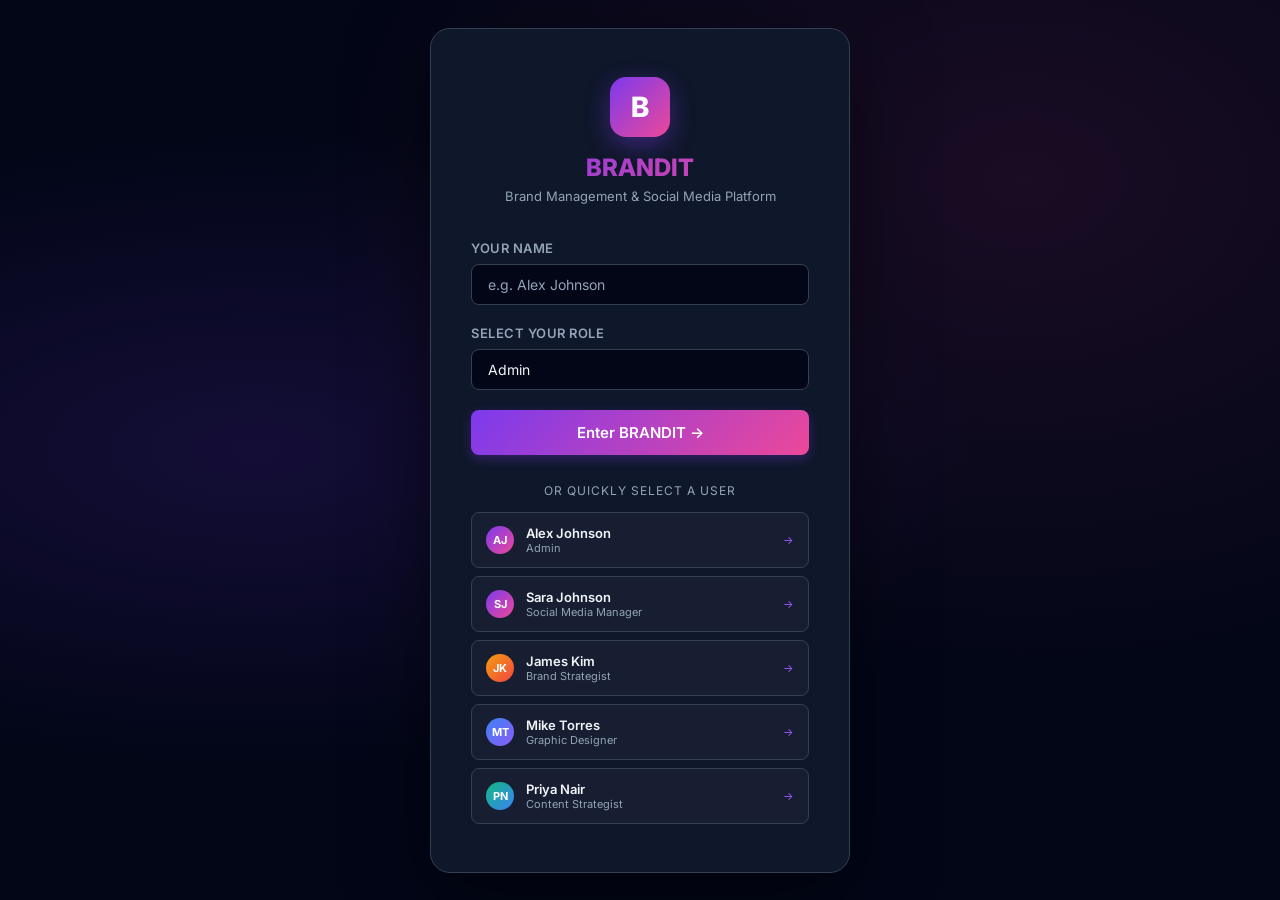
<file: brands.html>
<!DOCTYPE html>
<html lang="en">
<head>
  <meta charset="UTF-8" />
  <meta name="viewport" content="width=device-width, initial-scale=1.0"/>
  <title>BRANDIT – Brands & Clients</title>
  <link rel="stylesheet" href="styles.css" />
</head>
<body>
<div class="layout">

  <!-- ── SIDEBAR ── -->
  <aside class="sidebar">
    <div class="sidebar-logo">
      <div class="logo-icon">B</div>
      <div>
        <div class="logo-text">BRANDIT</div>
        <div class="logo-sub">Brand Management</div>
      </div>
    </div>
    <nav class="sidebar-nav">
      <span class="nav-section-label">Main</span>
      <a href="dashboard.html" class="nav-link">
        <svg class="nav-icon" fill="none" stroke="currentColor" stroke-width="2" viewBox="0 0 24 24"><rect x="3" y="3" width="7" height="7" rx="1"/><rect x="14" y="3" width="7" height="7" rx="1"/><rect x="3" y="14" width="7" height="7" rx="1"/><rect x="14" y="14" width="7" height="7" rx="1"/></svg>
        Dashboard
      </a>
      <a href="brands.html" class="nav-link active">
        <svg class="nav-icon" fill="none" stroke="currentColor" stroke-width="2" viewBox="0 0 24 24"><path d="M21 16V8a2 2 0 00-1-1.73l-7-4a2 2 0 00-2 0l-7 4A2 2 0 003 8v8a2 2 0 001 1.73l7 4a2 2 0 002 0l7-4A2 2 0 0021 16z"/></svg>
        Brands & Clients
      </a>
      <a href="calendar.html" class="nav-link">
        <svg class="nav-icon" fill="none" stroke="currentColor" stroke-width="2" viewBox="0 0 24 24"><rect x="3" y="4" width="18" height="18" rx="2"/><path d="M16 2v4M8 2v4M3 10h18"/></svg>
        Calendar
      </a>
      <a href="tasks.html" class="nav-link">
        <svg class="nav-icon" fill="none" stroke="currentColor" stroke-width="2" viewBox="0 0 24 24"><path d="M9 11l3 3L22 4"/><path d="M21 12v7a2 2 0 01-2 2H5a2 2 0 01-2-2V5a2 2 0 012-2h11"/></svg>
        Tasks
      </a>
      <a href="team.html" class="nav-link">
        <svg class="nav-icon" fill="none" stroke="currentColor" stroke-width="2" viewBox="0 0 24 24"><path d="M17 21v-2a4 4 0 00-4-4H5a4 4 0 00-4 4v2"/><circle cx="9" cy="7" r="4"/><path d="M23 21v-2a4 4 0 00-3-3.87M16 3.13a4 4 0 010 7.75"/></svg>
        Team
      </a>
    </nav>
    <div class="sidebar-footer">
      <div class="sidebar-user">
        <div class="avatar" id="sidebarAvatar">AJ</div>
        <div class="user-info" style="flex:1;">
          <div class="user-name" id="sidebarName">Alex Johnson</div>
          <div class="user-role" id="sidebarRole">Admin</div>
        </div>
        <svg onclick="logout()" title="Logout" style="margin-left:auto;color:var(--muted);width:16px;height:16px;cursor:pointer;" fill="none" stroke="currentColor" stroke-width="2" viewBox="0 0 24 24"><path d="M9 21H5a2 2 0 01-2-2V5a2 2 0 012-2h4"/><polyline points="16 17 21 12 16 7"/><line x1="21" y1="12" x2="9" y2="12"/></svg>
      </div>
    </div>
  </aside>

  <!-- ── TOPBAR ── -->
  <header class="topbar">
    <div class="topbar-title">
      Brands & Clients
      <span>Manage all your client brands</span>
    </div>
    <div class="search-bar">
      <svg width="15" height="15" fill="none" stroke="currentColor" stroke-width="2" viewBox="0 0 24 24"><circle cx="11" cy="11" r="8"/><path d="M21 21l-4.35-4.35"/></svg>
      <input type="text" placeholder="Search brands..." id="brandSearch" oninput="filterBrands()" />
    </div>
    <div class="topbar-actions">
      <div class="avatar sm" id="topbarAvatar" style="cursor:pointer;">AJ</div>
    </div>
  </header>

  <!-- ── MAIN ── -->
  <main class="main-content">

    <!-- STATS -->
    <div class="stats-grid" id="statsGrid">
      <div class="stat-card purple">
        <div class="stat-icon-bg purple">
          <svg width="20" height="20" fill="none" stroke="currentColor" stroke-width="2" viewBox="0 0 24 24"><path d="M21 16V8a2 2 0 00-1-1.73l-7-4a2 2 0 00-2 0l-7 4A2 2 0 003 8v8a2 2 0 001 1.73l7 4a2 2 0 002 0l7-4A2 2 0 0021 16z"/></svg>
        </div>
        <div class="stat-label">Total Brands</div>
        <div class="stat-value" id="statTotal">0</div>
        <div class="stat-change up">All clients</div>
      </div>
      <div class="stat-card green">
        <div class="stat-icon-bg green">
          <svg width="20" height="20" fill="none" stroke="currentColor" stroke-width="2" viewBox="0 0 24 24"><polyline points="22 12 18 12 15 21 9 3 6 12 2 12"/></svg>
        </div>
        <div class="stat-label">Active</div>
        <div class="stat-value" id="statActive">0</div>
        <div class="stat-change up">Currently running</div>
      </div>
      <div class="stat-card amber">
        <div class="stat-icon-bg amber">
          <svg width="20" height="20" fill="none" stroke="currentColor" stroke-width="2" viewBox="0 0 24 24"><circle cx="12" cy="12" r="10"/><polyline points="12 6 12 12 16 14"/></svg>
        </div>
        <div class="stat-label">In Review</div>
        <div class="stat-value" id="statReview">0</div>
        <div class="stat-change down">Needs attention</div>
      </div>
      <div class="stat-card pink">
        <div class="stat-icon-bg pink">
          <svg width="20" height="20" fill="none" stroke="currentColor" stroke-width="2" viewBox="0 0 24 24"><rect x="3" y="4" width="18" height="18" rx="2"/><path d="M16 2v4M8 2v4M3 10h18"/></svg>
        </div>
        <div class="stat-label">Paused</div>
        <div class="stat-value" id="statPaused">0</div>
        <div class="stat-change down">On hold</div>
      </div>
    </div>

    <!-- FILTER + ADD -->
    <div style="display:flex;align-items:center;justify-content:space-between;margin-bottom:24px;flex-wrap:wrap;gap:12px;">
      <div style="display:flex;gap:8px;flex-wrap:wrap;">
        <button class="btn btn-primary btn-sm filter-tab" onclick="filterTab(this,'all')">All Brands</button>
        <button class="btn btn-outline btn-sm filter-tab" onclick="filterTab(this,'active')">Active</button>
        <button class="btn btn-outline btn-sm filter-tab" onclick="filterTab(this,'review')">In Review</button>
        <button class="btn btn-outline btn-sm filter-tab" onclick="filterTab(this,'paused')">Paused</button>
      </div>
      <div style="display:flex;gap:10px;">
        <div style="display:flex;background:var(--card);border:1px solid var(--border);border-radius:8px;overflow:hidden;">
          <button id="gridViewBtn" onclick="setView('grid')" style="padding:7px 12px;background:var(--gradient);border:none;color:white;cursor:pointer;font-size:13px;font-family:inherit;">⊞ Grid</button>
          <button id="listViewBtn" onclick="setView('list')" style="padding:7px 12px;background:transparent;border:none;color:var(--muted);cursor:pointer;font-size:13px;font-family:inherit;">≡ List</button>
        </div>
        <button class="btn btn-primary" onclick="openModal()">
          <svg width="15" height="15" fill="none" stroke="currentColor" stroke-width="2.5" viewBox="0 0 24 24"><line x1="12" y1="5" x2="12" y2="19"/><line x1="5" y1="12" x2="19" y2="12"/></svg>
          Add Brand
        </button>
      </div>
    </div>

    <!-- LOADING -->
    <div id="loadingState" style="text-align:center;padding:60px;color:var(--muted);">
      <div style="width:32px;height:32px;border:3px solid var(--border);border-top-color:var(--primary);border-radius:50%;animation:spin 0.8s linear infinite;margin:0 auto 16px;"></div>
      Loading brands...
    </div>

    <!-- EMPTY STATE -->
    <div id="emptyState" style="display:none;text-align:center;padding:60px;">
      <div style="font-size:48px;margin-bottom:16px;">📦</div>
      <div style="font-size:18px;font-weight:700;margin-bottom:8px;">No brands yet</div>
      <div style="font-size:13px;color:var(--muted);margin-bottom:24px;">Add your first client brand to get started</div>
      <button class="btn btn-primary" onclick="openModal()">+ Add First Brand</button>
    </div>

    <!-- GRID VIEW -->
    <div id="gridView" class="grid-auto" style="display:none;"></div>

    <!-- LIST VIEW -->
    <div id="listView" style="display:none;">
      <div class="card">
        <div class="table-wrap">
          <table>
            <thead>
              <tr>
                <th>Brand</th>
                <th>Industry</th>
                <th>Platforms</th>
                <th>Manager</th>
                <th>Target</th>
                <th>Status</th>
                <th>Actions</th>
              </tr>
            </thead>
            <tbody id="listBody"></tbody>
          </table>
        </div>
      </div>
    </div>

  </main>
</div>

<!-- ── ADD / EDIT BRAND MODAL ── -->
<div id="modalOverlay" onclick="closeModal()" style="display:none;position:fixed;inset:0;background:rgba(0,0,0,0.75);z-index:200;"></div>
<div id="brandModal" style="display:none;position:fixed;top:50%;left:50%;transform:translate(-50%,-50%);background:var(--dark);border:1px solid var(--border);border-radius:16px;padding:32px;width:540px;max-width:95vw;z-index:201;max-height:90vh;overflow-y:auto;">
  <div style="display:flex;justify-content:space-between;align-items:center;margin-bottom:24px;">
    <div>
      <h2 id="modalTitle" style="font-size:18px;font-weight:700;">Add New Brand</h2>
      <p style="font-size:13px;color:var(--muted);margin-top:4px;">Fill in the details below</p>
    </div>
    <button onclick="closeModal()" style="background:var(--card);border:1px solid var(--border);color:var(--muted);width:32px;height:32px;border-radius:50%;cursor:pointer;font-size:16px;display:flex;align-items:center;justify-content:center;">✕</button>
  </div>
  <form onsubmit="submitBrand(event)" id="brandForm">
    <input type="hidden" id="editBrandId" value="" />
    <div class="grid-2">
      <div class="form-group">
        <label class="form-label">Brand Name *</label>
        <input class="form-input" type="text" id="brandName" placeholder="e.g. NovaTech" required />
      </div>
      <div class="form-group">
        <label class="form-label">Industry</label>
        <select class="form-input" id="brandIndustry">
          <option value="">Select industry</option>
          <option>Technology & SaaS</option>
          <option>Fashion & Lifestyle</option>
          <option>Food & Beverage</option>
          <option>Health & Wellness</option>
          <option>Media & Entertainment</option>
          <option>Eco & Sustainability</option>
          <option>Luxury Fashion</option>
          <option>Education</option>
          <option>Finance</option>
          <option>Other</option>
        </select>
      </div>
    </div>
    <div class="form-group">
      <label class="form-label">Brand Description</label>
      <textarea class="form-input" id="brandDesc" rows="3" placeholder="Brief description of this brand..."></textarea>
    </div>
    <div class="grid-2">
      <div class="form-group">
        <label class="form-label">Monthly Post Target</label>
        <input class="form-input" type="number" id="brandTarget" placeholder="e.g. 40" min="1" value="30" />
      </div>
      <div class="form-group">
        <label class="form-label">Status</label>
        <select class="form-input" id="brandStatus">
          <option value="active">Active</option>
          <option value="review">In Review</option>
          <option value="paused">Paused</option>
        </select>
      </div>
    </div>
    <div class="form-group">
      <label class="form-label">Brand Color</label>
      <div style="display:flex;gap:10px;flex-wrap:wrap;margin-top:4px;">
        <div class="color-opt" onclick="selectColor(this,'linear-gradient(135deg,#7C3AED,#EC4899)')" style="width:32px;height:32px;border-radius:8px;background:linear-gradient(135deg,#7C3AED,#EC4899);cursor:pointer;border:3px solid white;"></div>
        <div class="color-opt" onclick="selectColor(this,'linear-gradient(135deg,#F59E0B,#EF4444)')" style="width:32px;height:32px;border-radius:8px;background:linear-gradient(135deg,#F59E0B,#EF4444);cursor:pointer;border:3px solid transparent;"></div>
        <div class="color-opt" onclick="selectColor(this,'linear-gradient(135deg,#10B981,#3B82F6)')" style="width:32px;height:32px;border-radius:8px;background:linear-gradient(135deg,#10B981,#3B82F6);cursor:pointer;border:3px solid transparent;"></div>
        <div class="color-opt" onclick="selectColor(this,'linear-gradient(135deg,#3B82F6,#8B5CF6)')" style="width:32px;height:32px;border-radius:8px;background:linear-gradient(135deg,#3B82F6,#8B5CF6);cursor:pointer;border:3px solid transparent;"></div>
        <div class="color-opt" onclick="selectColor(this,'linear-gradient(135deg,#EC4899,#F59E0B)')" style="width:32px;height:32px;border-radius:8px;background:linear-gradient(135deg,#EC4899,#F59E0B);cursor:pointer;border:3px solid transparent;"></div>
        <div class="color-opt" onclick="selectColor(this,'linear-gradient(135deg,#EF4444,#7C3AED)')" style="width:32px;height:32px;border-radius:8px;background:linear-gradient(135deg,#EF4444,#7C3AED);cursor:pointer;border:3px solid transparent;"></div>
      </div>
      <input type="hidden" id="brandGradient" value="linear-gradient(135deg,#7C3AED,#EC4899)" />
    </div>
    <div class="form-group">
      <label class="form-label">Social Media Platforms</label>
      <div style="display:flex;flex-wrap:wrap;gap:10px;margin-top:4px;">
        <label style="display:flex;align-items:center;gap:7px;cursor:pointer;font-size:13px;"><input type="checkbox" class="platform-check" value="IG" style="accent-color:var(--primary);" /> Instagram</label>
        <label style="display:flex;align-items:center;gap:7px;cursor:pointer;font-size:13px;"><input type="checkbox" class="platform-check" value="TK" style="accent-color:var(--primary);" /> TikTok</label>
        <label style="display:flex;align-items:center;gap:7px;cursor:pointer;font-size:13px;"><input type="checkbox" class="platform-check" value="LI" style="accent-color:var(--primary);" /> LinkedIn</label>
        <label style="display:flex;align-items:center;gap:7px;cursor:pointer;font-size:13px;"><input type="checkbox" class="platform-check" value="FB" style="accent-color:var(--primary);" /> Facebook</label>
        <label style="display:flex;align-items:center;gap:7px;cursor:pointer;font-size:13px;"><input type="checkbox" class="platform-check" value="TW" style="accent-color:var(--primary);" /> Twitter / X</label>
      </div>
    </div>
    <div style="display:flex;gap:12px;justify-content:flex-end;margin-top:8px;">
      <button type="button" class="btn btn-outline" onclick="closeModal()">Cancel</button>
      <button type="submit" id="submitBtn" class="btn btn-primary">Add Brand</button>
    </div>
  </form>
</div>

<style>
  @keyframes spin { to { transform: rotate(360deg); } }
  .color-opt:hover { transform: scale(1.15); transition: transform 0.15s; }
</style>

<script>
  const API = 'http://localhost:5000/api';
  let allBrands    = [];
  let activeFilter = 'all';
  let activeSearch = '';
  let currentView  = 'grid';
  let selectedGradient = 'linear-gradient(135deg,#7C3AED,#EC4899)';

  // ── LOAD USER ──
  const user = JSON.parse(localStorage.getItem('brandit_user') || '{}');
  if (!user.name) window.location.href = 'login.html';
  document.getElementById('sidebarName').textContent  = user.name;
  document.getElementById('sidebarRole').textContent  = user.role || 'Member';
  document.getElementById('sidebarAvatar').textContent = user.initials || 'U';
  document.getElementById('topbarAvatar').textContent  = user.initials || 'U';

  function logout() {
    localStorage.clear();
    window.location.href = 'login.html';
  }

  // ── PLATFORM ICON HTML ──
  function platformIcon(p) {
    const map = {
      IG: 'background:linear-gradient(135deg,#833ab4,#fd1d1d,#fcb045)',
      TW: 'background:#1DA1F2',
      LI: 'background:#0A66C2',
      FB: 'background:#1877F2',
      TK: 'background:#010101;border:1px solid #333'
    };
    return `<span style="width:26px;height:26px;min-width:26px;border-radius:6px;
      display:inline-flex;align-items:center;justify-content:center;
      font-size:9px;font-weight:700;color:white;${map[p] || 'background:#333'};">${p}</span>`;
  }

  // ── STATUS BADGE ──
  function statusBadge(s) {
    const map = {
      active: 'badge-green',
      review: 'badge-amber',
      paused: 'badge-red'
    };
    const labels = { active:'Active', review:'In Review', paused:'Paused' };
    return `<span class="badge ${map[s] || 'badge-blue'}">${labels[s] || s}</span>`;
  }

  // ── FETCH ALL BRANDS ──
  async function loadBrands() {
    try {
      const res  = await fetch(`${API}/brands`);
      const data = await res.json();
      allBrands  = data;
      updateStats();
      renderBrands();
    } catch (err) {
      document.getElementById('loadingState').innerHTML =
        `<div style="color:var(--danger);">❌ Could not connect to server. Make sure the backend is running.</div>`;
    }
  }

  // ── UPDATE STATS ──
  function updateStats() {
    document.getElementById('statTotal').textContent  = allBrands.length;
    document.getElementById('statActive').textContent = allBrands.filter(b => b.status === 'active').length;
    document.getElementById('statReview').textContent = allBrands.filter(b => b.status === 'review').length;
    document.getElementById('statPaused').textContent = allBrands.filter(b => b.status === 'paused').length;
  }

  // ── RENDER BRANDS ──
  function renderBrands() {
    document.getElementById('loadingState').style.display = 'none';

    let filtered = allBrands.filter(b => {
      const matchFilter = activeFilter === 'all' || b.status === activeFilter;
      const matchSearch = b.name.toLowerCase().includes(activeSearch) ||
                          (b.industry || '').toLowerCase().includes(activeSearch);
      return matchFilter && matchSearch;
    });

    if (filtered.length === 0) {
      document.getElementById('emptyState').style.display = 'block';
      document.getElementById('gridView').style.display   = 'none';
      document.getElementById('listView').style.display   = 'none';
      return;
    }

    document.getElementById('emptyState').style.display = 'none';

    if (currentView === 'grid') {
      document.getElementById('gridView').style.display = 'grid';
      document.getElementById('listView').style.display = 'none';
      renderGrid(filtered);
    } else {
      document.getElementById('gridView').style.display = 'none';
      document.getElementById('listView').style.display = 'block';
      renderList(filtered);
    }
  }

  // ── RENDER GRID ──
  function renderGrid(brands) {
    document.getElementById('gridView').innerHTML = brands.map(b => {
      const platforms = Array.isArray(b.platforms) ? b.platforms.filter(p => p) : [];
      const initials  = b.initials || b.name.substring(0,2).toUpperCase();
      return `
        <div class="brand-card">
          <div class="brand-card-header" style="background:${b.gradient}22;">
            <div class="brand-logo" style="background:${b.gradient};">${initials}</div>
            <div style="flex:1;min-width:0;">
              <div style="font-size:15px;font-weight:700;white-space:nowrap;overflow:hidden;text-overflow:ellipsis;">${b.name}</div>
              <div class="text-xs text-muted">${b.industry || 'No industry'}</div>
            </div>
            <div>${statusBadge(b.status)}</div>
          </div>
          <div class="brand-card-body">
            <div class="text-sm text-muted" style="line-height:1.5;min-height:40px;">
              ${b.description || 'No description provided.'}
            </div>
            <div class="brand-platforms">
              ${platforms.map(p => platformIcon(p)).join('')}
              ${platforms.length === 0 ? '<span class="text-xs text-muted">No platforms</span>' : ''}
            </div>
            <div style="margin-top:10px;">
              <div style="display:flex;justify-content:space-between;font-size:12px;margin-bottom:6px;">
                <span class="text-muted">Monthly target</span>
                <span class="font-semibold">${b.post_target || 30} posts</span>
              </div>
              <div class="progress-wrap">
                <div class="progress-fill" style="width:0%;"></div>
              </div>
            </div>
            <div class="brand-meta">
              <span class="text-xs text-muted">${b.manager_name || 'Unassigned'}</span>
              <div style="display:flex;gap:8px;">
                <button class="btn btn-outline btn-sm" onclick="editBrand(${b.id})">Edit</button>
                <button class="btn btn-danger btn-sm" onclick="deleteBrand(${b.id},'${b.name}')">Delete</button>
              </div>
            </div>
          </div>
        </div>
      `;
    }).join('');
  }

  // ── RENDER LIST ──
  function renderList(brands) {
    document.getElementById('listBody').innerHTML = brands.map(b => {
      const platforms = Array.isArray(b.platforms) ? b.platforms.filter(p => p) : [];
      const initials  = b.initials || b.name.substring(0,2).toUpperCase();
      return `
        <tr>
          <td>
            <div style="display:flex;align-items:center;gap:10px;">
              <div style="width:34px;height:34px;min-width:34px;border-radius:8px;
                background:${b.gradient};display:flex;align-items:center;
                justify-content:center;font-weight:800;color:white;font-size:14px;">${initials}</div>
              <span style="font-weight:600;">${b.name}</span>
            </div>
          </td>
          <td class="text-muted">${b.industry || '—'}</td>
          <td><div style="display:flex;gap:4px;">${platforms.map(p => platformIcon(p)).join('')}</div></td>
          <td>${b.manager_name || '—'}</td>
          <td style="font-weight:600;">${b.post_target || 30}</td>
          <td>${statusBadge(b.status)}</td>
          <td>
            <div style="display:flex;gap:6px;">
              <button class="btn btn-outline btn-sm" onclick="editBrand(${b.id})">Edit</button>
              <button class="btn btn-danger btn-sm" onclick="deleteBrand(${b.id},'${b.name}')">Delete</button>
            </div>
          </td>
        </tr>
      `;
    }).join('');
  }

  // ── FILTER TAB ──
  function filterTab(btn, status) {
    document.querySelectorAll('.filter-tab').forEach(b => {
      b.classList.remove('btn-primary');
      b.classList.add('btn-outline');
    });
    btn.classList.add('btn-primary');
    btn.classList.remove('btn-outline');
    activeFilter = status;
    renderBrands();
  }

  // ── SEARCH ──
  function filterBrands() {
    activeSearch = document.getElementById('brandSearch').value.toLowerCase();
    renderBrands();
  }

  // ── VIEW TOGGLE ──
  function setView(view) {
    currentView = view;
    document.getElementById('gridViewBtn').style.background = view === 'grid' ? 'var(--gradient)' : 'transparent';
    document.getElementById('gridViewBtn').style.color      = view === 'grid' ? 'white' : 'var(--muted)';
    document.getElementById('listViewBtn').style.background = view === 'list' ? 'var(--gradient)' : 'transparent';
    document.getElementById('listViewBtn').style.color      = view === 'list' ? 'white' : 'var(--muted)';
    renderBrands();
  }

  // ── COLOR SELECT ──
  function selectColor(el, gradient) {
    document.querySelectorAll('.color-opt').forEach(c => c.style.border = '3px solid transparent');
    el.style.border = '3px solid white';
    selectedGradient = gradient;
    document.getElementById('brandGradient').value = gradient;
  }

  // ── OPEN MODAL ──
  function openModal(brand = null) {
    document.getElementById('brandForm').reset();
    document.getElementById('editBrandId').value = '';
    document.getElementById('modalTitle').textContent  = 'Add New Brand';
    document.getElementById('submitBtn').textContent   = 'Add Brand';
    selectedGradient = 'linear-gradient(135deg,#7C3AED,#EC4899)';
    document.querySelectorAll('.color-opt').forEach((c,i) => c.style.border = i===0 ? '3px solid white' : '3px solid transparent');

    if (brand) {
      document.getElementById('modalTitle').textContent  = 'Edit Brand';
      document.getElementById('submitBtn').textContent   = 'Save Changes';
      document.getElementById('editBrandId').value       = brand.id;
      document.getElementById('brandName').value         = brand.name;
      document.getElementById('brandIndustry').value     = brand.industry || '';
      document.getElementById('brandDesc').value         = brand.description || '';
      document.getElementById('brandTarget').value       = brand.post_target || 30;
      document.getElementById('brandStatus').value       = brand.status || 'active';
      selectedGradient = brand.gradient || selectedGradient;

      // Check platforms
      const platforms = Array.isArray(brand.platforms) ? brand.platforms : [];
      document.querySelectorAll('.platform-check').forEach(cb => {
        cb.checked = platforms.includes(cb.value);
      });
    }

    document.getElementById('modalOverlay').style.display = 'block';
    document.getElementById('brandModal').style.display   = 'block';
    document.body.style.overflow = 'hidden';
  }

  function closeModal() {
    document.getElementById('modalOverlay').style.display = 'none';
    document.getElementById('brandModal').style.display   = 'none';
    document.body.style.overflow = '';
  }

  // ── EDIT BRAND ──
  async function editBrand(id) {
    const brand = allBrands.find(b => b.id === id);
    if (brand) openModal(brand);
  }

  // ── SUBMIT BRAND (ADD or EDIT) ──
  async function submitBrand(e) {
    e.preventDefault();
    const btn = document.getElementById('submitBtn');
    btn.textContent = 'Saving...';
    btn.disabled = true;

    const platforms = Array.from(document.querySelectorAll('.platform-check:checked')).map(cb => cb.value);
    const editId    = document.getElementById('editBrandId').value;

    const payload = {
      name:        document.getElementById('brandName').value.trim(),
      industry:    document.getElementById('brandIndustry').value,
      description: document.getElementById('brandDesc').value.trim(),
      post_target: parseInt(document.getElementById('brandTarget').value) || 30,
      status:      document.getElementById('brandStatus').value,
      gradient:    selectedGradient,
      initials:    document.getElementById('brandName').value.trim().substring(0,2).toUpperCase(),
      platforms
    };

    try {
      const url    = editId ? `${API}/brands/${editId}` : `${API}/brands`;
      const method = editId ? 'PUT' : 'POST';

      const res  = await fetch(url, {
        method,
        headers: { 'Content-Type': 'application/json' },
        body: JSON.stringify(payload)
      });

      const data = await res.json();

      if (!res.ok) {
        alert('Error: ' + data.error);
        btn.textContent = editId ? 'Save Changes' : 'Add Brand';
        btn.disabled = false;
        return;
      }

      btn.textContent = '✔ Saved!';
      btn.style.background = 'var(--success)';
      setTimeout(() => {
        closeModal();
        btn.style.background = '';
        btn.disabled = false;
        btn.textContent = editId ? 'Save Changes' : 'Add Brand';
        loadBrands();
      }, 700);

    } catch (err) {
      alert('Could not connect to server.');
      btn.textContent = editId ? 'Save Changes' : 'Add Brand';
      btn.disabled = false;
    }
  }

  // ── DELETE BRAND ──
  async function deleteBrand(id, name) {
    if (!confirm(`Are you sure you want to delete "${name}"? This cannot be undone.`)) return;

    try {
      const res = await fetch(`${API}/brands/${id}`, { method: 'DELETE' });
      if (res.ok) {
        loadBrands();
      } else {
        alert('Failed to delete brand.');
      }
    } catch (err) {
      alert('Could not connect to server.');
    }
  }

  // ── INIT ──
  loadBrands();
</script>

</body>
</html>
</file>
<file: styles.css>
/* ── GOOGLE FONT ── */
@import url('https://fonts.googleapis.com/css2?family=Inter:wght@300;400;500;600;700;800&display=swap');

/* ── RESET & BASE ── */
* {
  margin: 0;
  padding: 0;
  box-sizing: border-box;
}

:root {
  --primary:     #7C3AED;
  --primary-light: #9D5CF6;
  --secondary:   #EC4899;
  --accent:      #F59E0B;
  --success:     #10B981;
  --danger:      #EF4444;
  --info:        #3B82F6;
  --dark:        #0F172A;
  --darker:      #020617;
  --card:        #1E293B;
  --border:      #334155;
  --text:        #F1F5F9;
  --muted:       #94A3B8;
  --sidebar-w:   260px;
  --topbar-h:    70px;
  --radius:      12px;
  --radius-sm:   8px;
  --shadow:      0 4px 24px rgba(0,0,0,0.4);
  --gradient:    linear-gradient(135deg, #7C3AED, #EC4899);
  --gradient-alt: linear-gradient(135deg, #F59E0B, #EF4444);
  --gradient-green: linear-gradient(135deg, #10B981, #3B82F6);
}

body {
  font-family: 'Inter', sans-serif;
  background: var(--darker);
  color: var(--text);
  min-height: 100vh;
}

a {
  text-decoration: none;
  color: inherit;
}

/* ── LAYOUT ── */
.layout {
  display: flex;
  min-height: 100vh;
}

.main-content {
  margin-left: var(--sidebar-w);
  margin-top: var(--topbar-h);
  flex: 1;
  padding: 32px;
  min-height: calc(100vh - var(--topbar-h));
}

/* ── SIDEBAR ── */
.sidebar {
  position: fixed;
  top: 0;
  left: 0;
  width: var(--sidebar-w);
  height: 100vh;
  background: var(--dark);
  border-right: 1px solid var(--border);
  display: flex;
  flex-direction: column;
  z-index: 100;
  overflow-y: auto;
}

.sidebar-logo {
  padding: 24px 20px;
  border-bottom: 1px solid var(--border);
  display: flex;
  align-items: center;
  gap: 12px;
}

.sidebar-logo .logo-icon {
  width: 40px;
  height: 40px;
  background: var(--gradient);
  border-radius: 10px;
  display: flex;
  align-items: center;
  justify-content: center;
  font-size: 20px;
  font-weight: 800;
  color: white;
  flex-shrink: 0;
}

.sidebar-logo .logo-text {
  font-size: 18px;
  font-weight: 700;
  background: var(--gradient);
  -webkit-background-clip: text;
  -webkit-text-fill-color: transparent;
  background-clip: text;
}

.sidebar-logo .logo-sub {
  font-size: 11px;
  color: var(--muted);
  margin-top: 2px;
}

.sidebar-nav {
  padding: 20px 12px;
  flex: 1;
}

.nav-section-label {
  font-size: 10px;
  font-weight: 600;
  letter-spacing: 1.5px;
  color: var(--muted);
  text-transform: uppercase;
  padding: 0 8px;
  margin: 16px 0 8px;
}

.nav-link {
  display: flex;
  align-items: center;
  gap: 12px;
  padding: 11px 12px;
  border-radius: var(--radius-sm);
  color: var(--muted);
  font-size: 14px;
  font-weight: 500;
  transition: all 0.2s;
  margin-bottom: 2px;
  cursor: pointer;
}

.nav-link:hover {
  background: rgba(124, 58, 237, 0.15);
  color: var(--text);
}

.nav-link.active {
  background: var(--gradient);
  color: white;
  box-shadow: 0 4px 12px rgba(124, 58, 237, 0.4);
}

.nav-link .nav-icon {
  width: 20px;
  height: 20px;
  flex-shrink: 0;
}

.nav-link .nav-badge {
  margin-left: auto;
  background: var(--secondary);
  color: white;
  font-size: 10px;
  font-weight: 700;
  padding: 2px 7px;
  border-radius: 20px;
}

.sidebar-footer {
  padding: 16px 12px;
  border-top: 1px solid var(--border);
}

.sidebar-user {
  display: flex;
  align-items: center;
  gap: 10px;
  padding: 10px 12px;
  border-radius: var(--radius-sm);
  cursor: pointer;
  transition: background 0.2s;
}

.sidebar-user:hover {
  background: rgba(255,255,255,0.05);
}

.avatar {
  width: 36px;
  height: 36px;
  border-radius: 50%;
  background: var(--gradient);
  display: flex;
  align-items: center;
  justify-content: center;
  font-size: 14px;
  font-weight: 700;
  color: white;
  flex-shrink: 0;
}

.avatar.lg {
  width: 52px;
  height: 52px;
  font-size: 20px;
}

.avatar.sm {
  width: 28px;
  height: 28px;
  font-size: 11px;
}

.user-info .user-name {
  font-size: 13px;
  font-weight: 600;
  color: var(--text);
}

.user-info .user-role {
  font-size: 11px;
  color: var(--muted);
}

/* ── TOPBAR ── */
.topbar {
  position: fixed;
  top: 0;
  left: var(--sidebar-w);
  right: 0;
  height: var(--topbar-h);
  background: var(--dark);
  border-bottom: 1px solid var(--border);
  display: flex;
  align-items: center;
  padding: 0 28px;
  gap: 16px;
  z-index: 99;
}

.topbar-title {
  font-size: 20px;
  font-weight: 700;
  color: var(--text);
  flex: 1;
}

.topbar-title span {
  font-size: 13px;
  font-weight: 400;
  color: var(--muted);
  display: block;
  margin-top: 1px;
}

.search-bar {
  display: flex;
  align-items: center;
  gap: 8px;
  background: var(--card);
  border: 1px solid var(--border);
  border-radius: 50px;
  padding: 8px 16px;
  width: 260px;
  transition: border-color 0.2s;
}

.search-bar:focus-within {
  border-color: var(--primary);
}

.search-bar input {
  background: none;
  border: none;
  outline: none;
  color: var(--text);
  font-size: 13px;
  font-family: 'Inter', sans-serif;
  width: 100%;
}

.search-bar input::placeholder {
  color: var(--muted);
}

.topbar-actions {
  display: flex;
  align-items: center;
  gap: 12px;
}

.icon-btn {
  width: 38px;
  height: 38px;
  border-radius: 50%;
  background: var(--card);
  border: 1px solid var(--border);
  display: flex;
  align-items: center;
  justify-content: center;
  cursor: pointer;
  transition: all 0.2s;
  color: var(--muted);
  position: relative;
}

.icon-btn:hover {
  background: rgba(124, 58, 237, 0.2);
  border-color: var(--primary);
  color: var(--primary-light);
}

.icon-btn .badge-dot {
  position: absolute;
  top: 6px;
  right: 6px;
  width: 8px;
  height: 8px;
  background: var(--secondary);
  border-radius: 50%;
  border: 2px solid var(--dark);
}

/* ── CARDS ── */
.card {
  background: var(--card);
  border: 1px solid var(--border);
  border-radius: var(--radius);
  padding: 24px;
}

.card-sm {
  padding: 16px;
}

/* ── STAT CARDS ── */
.stats-grid {
  display: grid;
  grid-template-columns: repeat(4, 1fr);
  gap: 20px;
  margin-bottom: 28px;
}

.stat-card {
  background: var(--card);
  border: 1px solid var(--border);
  border-radius: var(--radius);
  padding: 22px;
  position: relative;
  overflow: hidden;
  transition: transform 0.2s, box-shadow 0.2s;
}

.stat-card:hover {
  transform: translateY(-2px);
  box-shadow: var(--shadow);
}

.stat-card::before {
  content: '';
  position: absolute;
  top: 0; left: 0; right: 0;
  height: 3px;
}

.stat-card.purple::before { background: var(--gradient); }
.stat-card.pink::before   { background: var(--gradient-alt); }
.stat-card.green::before  { background: var(--gradient-green); }
.stat-card.amber::before  { background: linear-gradient(135deg, #F59E0B, #F97316); }

.stat-label {
  font-size: 12px;
  font-weight: 600;
  color: var(--muted);
  text-transform: uppercase;
  letter-spacing: 0.8px;
  margin-bottom: 10px;
}

.stat-value {
  font-size: 32px;
  font-weight: 800;
  color: var(--text);
  line-height: 1;
  margin-bottom: 8px;
}

.stat-change {
  font-size: 12px;
  display: flex;
  align-items: center;
  gap: 4px;
}

.stat-change.up   { color: var(--success); }
.stat-change.down { color: var(--danger); }

.stat-icon-bg {
  position: absolute;
  top: 16px;
  right: 16px;
  width: 44px;
  height: 44px;
  border-radius: 10px;
  display: flex;
  align-items: center;
  justify-content: center;
  opacity: 0.85;
}

.stat-icon-bg.purple { background: rgba(124, 58, 237, 0.2); color: var(--primary-light); }
.stat-icon-bg.pink   { background: rgba(236, 72, 153, 0.2); color: var(--secondary); }
.stat-icon-bg.green  { background: rgba(16, 185, 129, 0.2); color: var(--success); }
.stat-icon-bg.amber  { background: rgba(245, 158, 11, 0.2); color: var(--accent); }

/* ── SECTION HEADERS ── */
.section-header {
  display: flex;
  align-items: center;
  justify-content: space-between;
  margin-bottom: 18px;
}

.section-title {
  font-size: 16px;
  font-weight: 700;
  color: var(--text);
}

.section-sub {
  font-size: 12px;
  color: var(--muted);
  margin-top: 2px;
}

/* ── BUTTONS ── */
.btn {
  display: inline-flex;
  align-items: center;
  gap: 8px;
  padding: 9px 18px;
  border-radius: var(--radius-sm);
  font-size: 13px;
  font-weight: 600;
  cursor: pointer;
  border: none;
  transition: all 0.2s;
  font-family: 'Inter', sans-serif;
}

.btn-primary {
  background: var(--gradient);
  color: white;
  box-shadow: 0 4px 12px rgba(124, 58, 237, 0.3);
}

.btn-primary:hover {
  box-shadow: 0 6px 20px rgba(124, 58, 237, 0.5);
  transform: translateY(-1px);
}

.btn-outline {
  background: transparent;
  color: var(--muted);
  border: 1px solid var(--border);
}

.btn-outline:hover {
  border-color: var(--primary);
  color: var(--primary-light);
}

.btn-sm {
  padding: 6px 12px;
  font-size: 12px;
}

.btn-danger {
  background: var(--danger);
  color: white;
}

.btn-success {
  background: var(--success);
  color: white;
}

/* ── BADGES / TAGS ── */
.badge {
  display: inline-flex;
  align-items: center;
  padding: 3px 10px;
  border-radius: 20px;
  font-size: 11px;
  font-weight: 600;
}

.badge-purple  { background: rgba(124,58,237,0.2);  color: #A78BFA; }
.badge-pink    { background: rgba(236,72,153,0.2);  color: #F472B6; }
.badge-green   { background: rgba(16,185,129,0.2);  color: #34D399; }
.badge-amber   { background: rgba(245,158,11,0.2);  color: #FCD34D; }
.badge-red     { background: rgba(239,68,68,0.2);   color: #FCA5A5; }
.badge-blue    { background: rgba(59,130,246,0.2);  color: #93C5FD; }

/* ── TABLE ── */
.table-wrap {
  overflow-x: auto;
}

table {
  width: 100%;
  border-collapse: collapse;
}

thead th {
  text-align: left;
  font-size: 11px;
  font-weight: 600;
  color: var(--muted);
  text-transform: uppercase;
  letter-spacing: 0.8px;
  padding: 10px 16px;
  border-bottom: 1px solid var(--border);
}

tbody td {
  padding: 14px 16px;
  font-size: 13px;
  color: var(--text);
  border-bottom: 1px solid rgba(51, 65, 85, 0.5);
  vertical-align: middle;
}

tbody tr:last-child td {
  border-bottom: none;
}

tbody tr:hover td {
  background: rgba(124, 58, 237, 0.05);
}

/* ── PROGRESS BAR ── */
.progress-wrap {
  background: var(--border);
  border-radius: 20px;
  height: 6px;
  overflow: hidden;
}

.progress-fill {
  height: 100%;
  border-radius: 20px;
  background: var(--gradient);
  transition: width 0.4s ease;
}

.progress-fill.green  { background: var(--gradient-green); }
.progress-fill.amber  { background: var(--gradient-alt); }

/* ── FORM ELEMENTS ── */
.form-group {
  margin-bottom: 20px;
}

.form-label {
  display: block;
  font-size: 13px;
  font-weight: 600;
  color: var(--muted);
  margin-bottom: 8px;
  text-transform: uppercase;
  letter-spacing: 0.5px;
}

.form-input {
  width: 100%;
  padding: 11px 16px;
  background: var(--darker);
  border: 1px solid var(--border);
  border-radius: var(--radius-sm);
  color: var(--text);
  font-size: 14px;
  font-family: 'Inter', sans-serif;
  outline: none;
  transition: border-color 0.2s, box-shadow 0.2s;
}

.form-input:focus {
  border-color: var(--primary);
  box-shadow: 0 0 0 3px rgba(124, 58, 237, 0.15);
}

.form-input::placeholder {
  color: var(--muted);
}

select.form-input {
  cursor: pointer;
  appearance: none;
}

/* ── GRID LAYOUTS ── */
.grid-2 { display: grid; grid-template-columns: 1fr 1fr; gap: 20px; }
.grid-3 { display: grid; grid-template-columns: repeat(3, 1fr); gap: 20px; }
.grid-auto { display: grid; grid-template-columns: repeat(auto-fill, minmax(280px, 1fr)); gap: 20px; }

/* ── TAGS ── */
.tag {
  display: inline-flex;
  align-items: center;
  gap: 6px;
  padding: 4px 10px;
  border-radius: 6px;
  font-size: 12px;
  font-weight: 500;
  background: rgba(255,255,255,0.06);
  color: var(--muted);
  border: 1px solid var(--border);
}

/* ── ACTIVITY FEED ── */
.activity-item {
  display: flex;
  align-items: flex-start;
  gap: 12px;
  padding: 12px 0;
  border-bottom: 1px solid rgba(51,65,85,0.4);
}

.activity-item:last-child {
  border-bottom: none;
}

.activity-dot {
  width: 8px;
  height: 8px;
  border-radius: 50%;
  margin-top: 6px;
  flex-shrink: 0;
}

.activity-text {
  font-size: 13px;
  color: var(--text);
  line-height: 1.5;
}

.activity-time {
  font-size: 11px;
  color: var(--muted);
  margin-top: 3px;
}

/* ── PLATFORM ICONS ── */
.platform-icon {
  width: 28px;
  height: 28px;
  border-radius: 6px;
  display: inline-flex;
  align-items: center;
  justify-content: center;
  font-size: 13px;
  font-weight: 700;
}

.platform-ig   { background: linear-gradient(135deg,#833ab4,#fd1d1d,#fcb045); color: white; }
.platform-tw   { background: #1DA1F2; color: white; }
.platform-li   { background: #0A66C2; color: white; }
.platform-fb   { background: #1877F2; color: white; }
.platform-tk   { background: #010101; color: white; border: 1px solid #333; }

/* ── CALENDAR GRID ── */
.cal-grid {
  display: grid;
  grid-template-columns: repeat(7, 1fr);
  gap: 4px;
}

.cal-day-header {
  text-align: center;
  font-size: 11px;
  font-weight: 600;
  color: var(--muted);
  text-transform: uppercase;
  padding: 8px 0;
}

.cal-day {
  min-height: 90px;
  background: rgba(255,255,255,0.02);
  border: 1px solid var(--border);
  border-radius: 8px;
  padding: 8px;
  transition: background 0.2s;
  cursor: pointer;
}

.cal-day:hover {
  background: rgba(124,58,237,0.08);
  border-color: var(--primary);
}

.cal-day.today {
  border-color: var(--primary);
  background: rgba(124,58,237,0.1);
}

.cal-day.other-month {
  opacity: 0.3;
}

.cal-day-num {
  font-size: 12px;
  font-weight: 600;
  color: var(--muted);
  margin-bottom: 4px;
}

.cal-day.today .cal-day-num {
  color: var(--primary-light);
  font-weight: 800;
}

.cal-event {
  font-size: 10px;
  padding: 2px 6px;
  border-radius: 4px;
  margin-bottom: 2px;
  white-space: nowrap;
  overflow: hidden;
  text-overflow: ellipsis;
  font-weight: 500;
}

.cal-event.purple { background: rgba(124,58,237,0.3); color: #C4B5FD; }
.cal-event.pink   { background: rgba(236,72,153,0.3); color: #FBCFE8; }
.cal-event.green  { background: rgba(16,185,129,0.3); color: #A7F3D0; }
.cal-event.amber  { background: rgba(245,158,11,0.3); color: #FDE68A; }

/* ── TASK ITEMS ── */
.task-item {
  display: flex;
  align-items: center;
  gap: 14px;
  padding: 14px 0;
  border-bottom: 1px solid rgba(51,65,85,0.4);
}

.task-item:last-child { border-bottom: none; }

.task-check {
  width: 18px;
  height: 18px;
  border-radius: 50%;
  border: 2px solid var(--border);
  flex-shrink: 0;
  cursor: pointer;
  transition: all 0.2s;
  display: flex;
  align-items: center;
  justify-content: center;
}

.task-check.done {
  background: var(--success);
  border-color: var(--success);
  color: white;
  font-size: 10px;
}

.task-text {
  flex: 1;
  font-size: 13px;
  font-weight: 500;
}

.task-text.done {
  text-decoration: line-through;
  color: var(--muted);
}

/* ── MEMBER CARD ── */
.member-card {
  background: var(--card);
  border: 1px solid var(--border);
  border-radius: var(--radius);
  padding: 24px;
  text-align: center;
  transition: transform 0.2s, box-shadow 0.2s;
}

.member-card:hover {
  transform: translateY(-3px);
  box-shadow: var(--shadow);
  border-color: var(--primary);
}

.member-card .avatar {
  margin: 0 auto 12px;
}

.member-name {
  font-size: 15px;
  font-weight: 700;
  margin-bottom: 4px;
}

.member-role {
  font-size: 12px;
  color: var(--muted);
  margin-bottom: 14px;
}

.member-stats {
  display: flex;
  justify-content: center;
  gap: 20px;
  margin-top: 14px;
  padding-top: 14px;
  border-top: 1px solid var(--border);
}

.member-stat-val {
  font-size: 18px;
  font-weight: 800;
  color: var(--text);
}

.member-stat-lbl {
  font-size: 10px;
  color: var(--muted);
}

/* ── BRAND CARD ── */
.brand-card {
  background: var(--card);
  border: 1px solid var(--border);
  border-radius: var(--radius);
  overflow: hidden;
  transition: transform 0.2s, box-shadow 0.2s;
}

.brand-card:hover {
  transform: translateY(-3px);
  box-shadow: var(--shadow);
  border-color: rgba(124,58,237,0.5);
}

.brand-card-header {
  height: 80px;
  display: flex;
  align-items: center;
  padding: 0 20px;
  gap: 14px;
}

.brand-logo {
  width: 46px;
  height: 46px;
  border-radius: 10px;
  display: flex;
  align-items: center;
  justify-content: center;
  font-size: 20px;
  font-weight: 800;
  color: white;
  flex-shrink: 0;
}

.brand-card-body {
  padding: 16px 20px 20px;
}

.brand-platforms {
  display: flex;
  gap: 6px;
  margin: 10px 0;
}

.brand-meta {
  display: flex;
  justify-content: space-between;
  align-items: center;
  margin-top: 14px;
  padding-top: 12px;
  border-top: 1px solid var(--border);
}

/* ── LOGIN PAGE ── */
.login-page {
  min-height: 100vh;
  display: flex;
  align-items: center;
  justify-content: center;
  background: var(--darker);
  background-image:
    radial-gradient(ellipse at 20% 50%, rgba(124,58,237,0.15) 0%, transparent 50%),
    radial-gradient(ellipse at 80% 20%, rgba(236,72,153,0.1) 0%, transparent 50%);
}

.login-card {
  width: 100%;
  max-width: 420px;
  background: var(--dark);
  border: 1px solid var(--border);
  border-radius: 20px;
  padding: 48px 40px;
  box-shadow: 0 24px 80px rgba(0,0,0,0.5);
}

.login-logo {
  text-align: center;
  margin-bottom: 36px;
}

.login-logo .logo-icon {
  width: 60px;
  height: 60px;
  background: var(--gradient);
  border-radius: 16px;
  display: flex;
  align-items: center;
  justify-content: center;
  font-size: 28px;
  font-weight: 800;
  color: white;
  margin: 0 auto 16px;
  box-shadow: 0 8px 24px rgba(124,58,237,0.4);
}

.login-logo h1 {
  font-size: 24px;
  font-weight: 800;
  background: var(--gradient);
  -webkit-background-clip: text;
  -webkit-text-fill-color: transparent;
  background-clip: text;
}

.login-logo p {
  font-size: 13px;
  color: var(--muted);
  margin-top: 6px;
}

.login-divider {
  text-align: center;
  color: var(--muted);
  font-size: 12px;
  margin: 20px 0;
  position: relative;
}

.login-divider::before,
.login-divider::after {
  content: '';
  position: absolute;
  top: 50%;
  width: 42%;
  height: 1px;
  background: var(--border);
}

.login-divider::before { left: 0; }
.login-divider::after  { right: 0; }

.login-footer {
  text-align: center;
  margin-top: 24px;
  font-size: 12px;
  color: var(--muted);
}

.login-footer a {
  color: var(--primary-light);
  font-weight: 600;
  cursor: pointer;
}

/* ── SCROLLBAR ── */
::-webkit-scrollbar { width: 6px; }
::-webkit-scrollbar-track { background: var(--darker); }
::-webkit-scrollbar-thumb { background: var(--border); border-radius: 3px; }
::-webkit-scrollbar-thumb:hover { background: var(--primary); }

/* ── UTILITY ── */
.flex         { display: flex; }
.flex-center  { display: flex; align-items: center; }
.gap-8        { gap: 8px; }
.gap-12       { gap: 12px; }
.gap-16       { gap: 16px; }
.gap-20       { gap: 20px; }
.mt-4         { margin-top: 4px; }
.mt-8         { margin-top: 8px; }
.mt-16        { margin-top: 16px; }
.mt-24        { margin-top: 24px; }
.mb-8         { margin-bottom: 8px; }
.mb-16        { margin-bottom: 16px; }
.mb-24        { margin-bottom: 24px; }
.w-full       { width: 100%; }
.text-muted   { color: var(--muted); }
.text-sm      { font-size: 12px; }
.text-xs      { font-size: 11px; }
.font-bold    { font-weight: 700; }
.font-semibold{ font-weight: 600; }
.text-center  { text-align: center; }
.rounded      { border-radius: var(--radius); }
.ml-auto      { margin-left: auto; }
</file>
